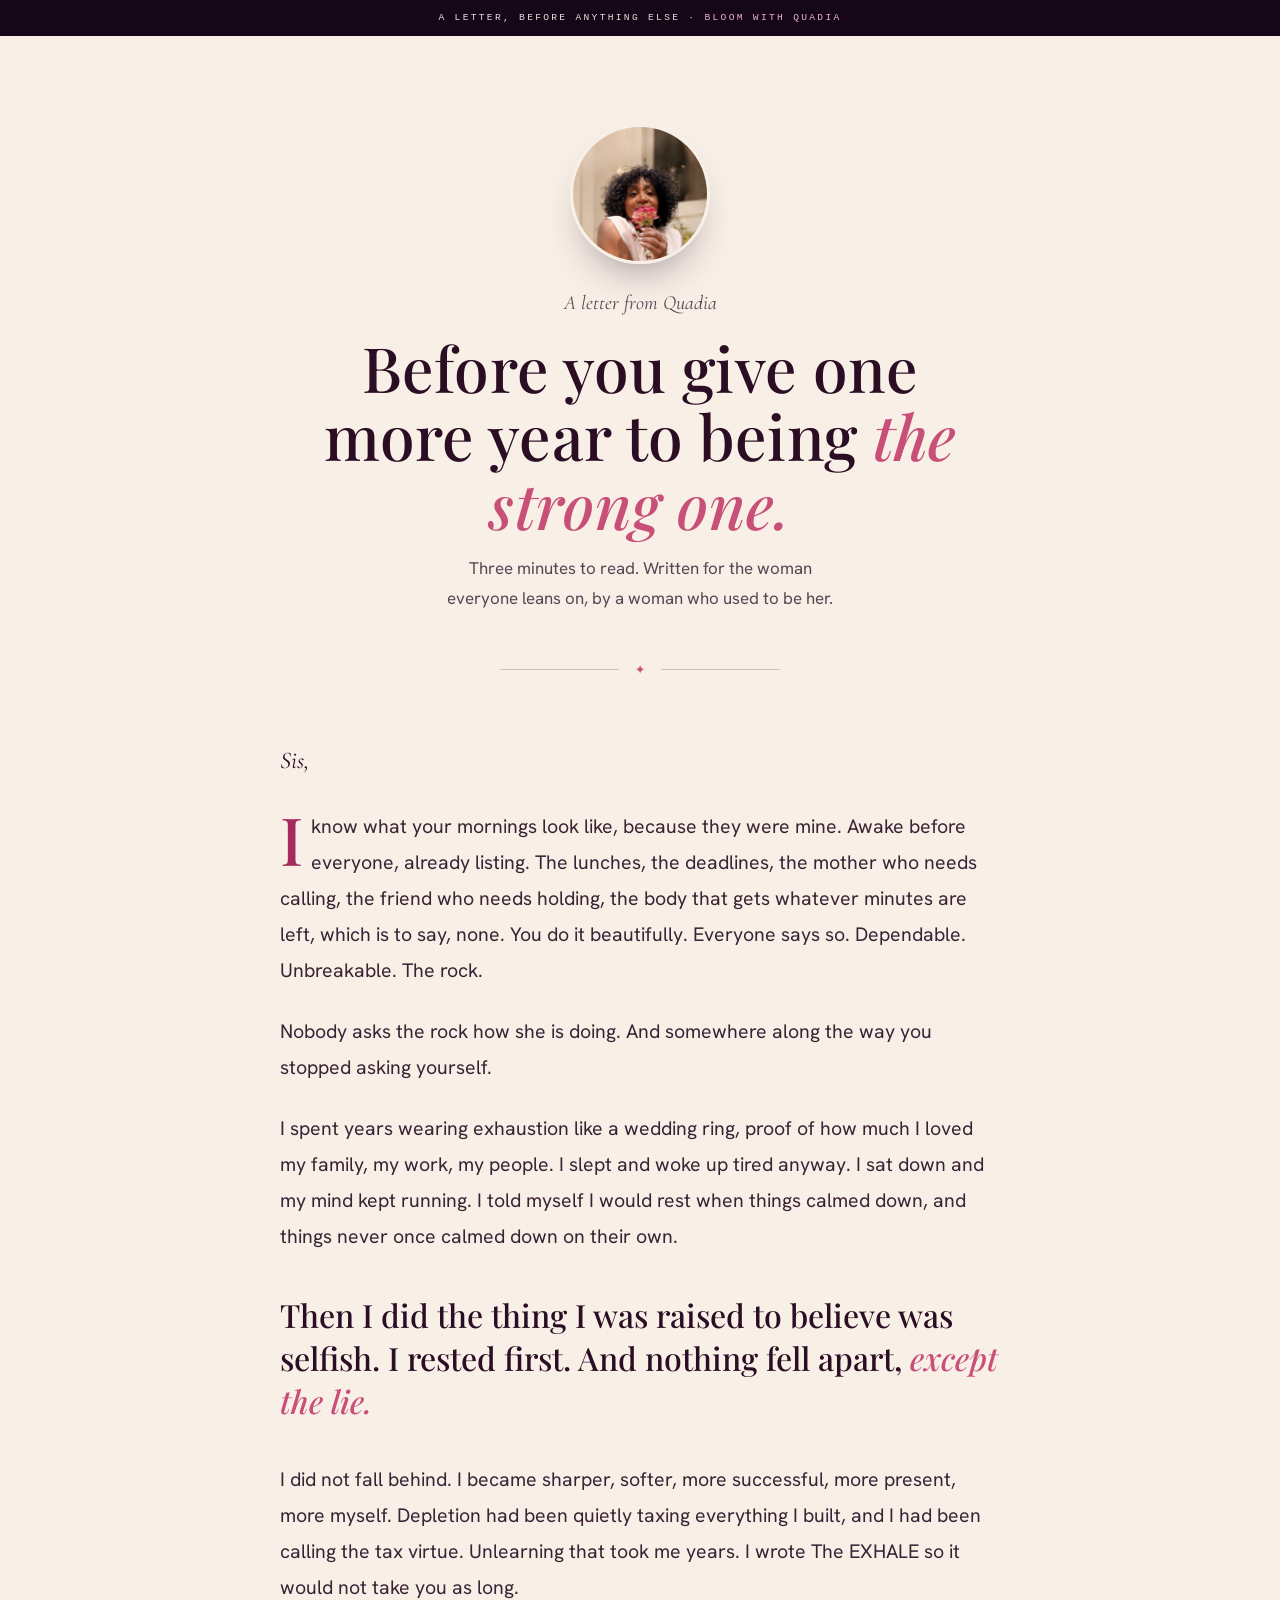
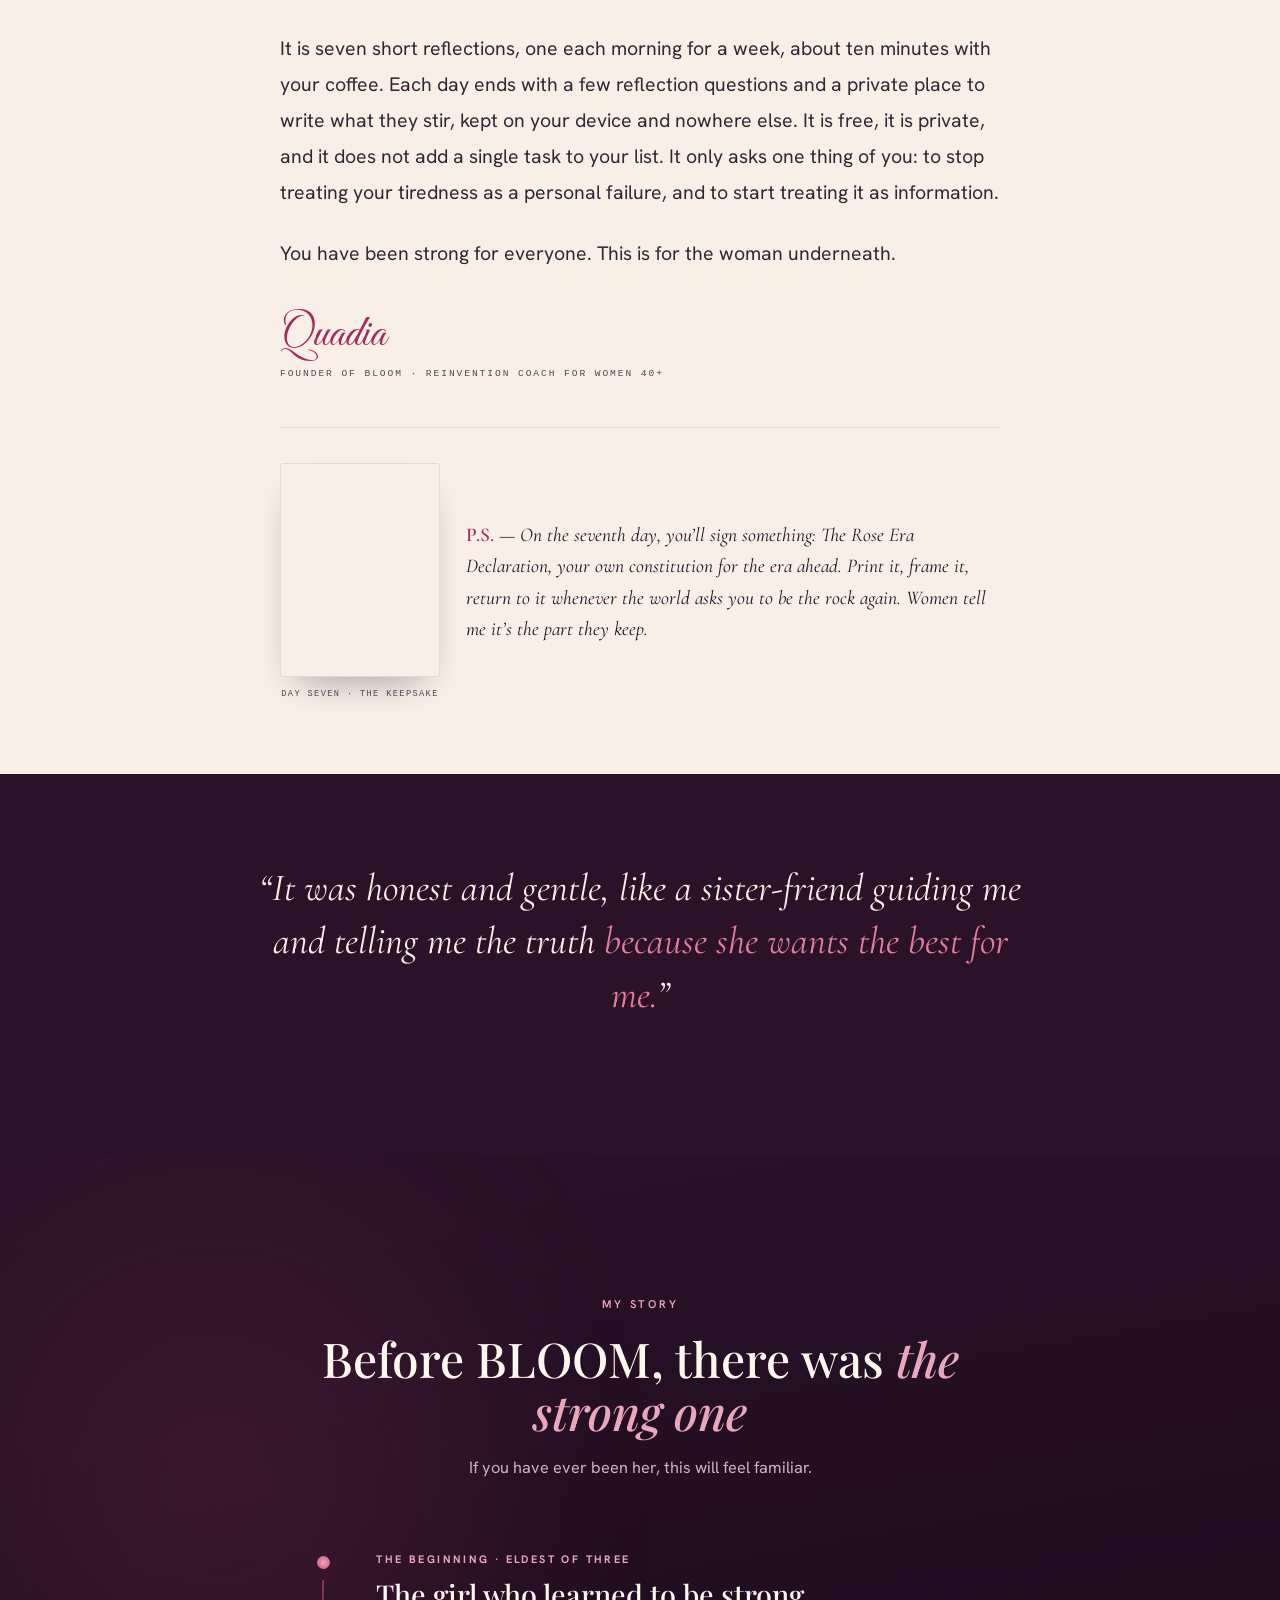
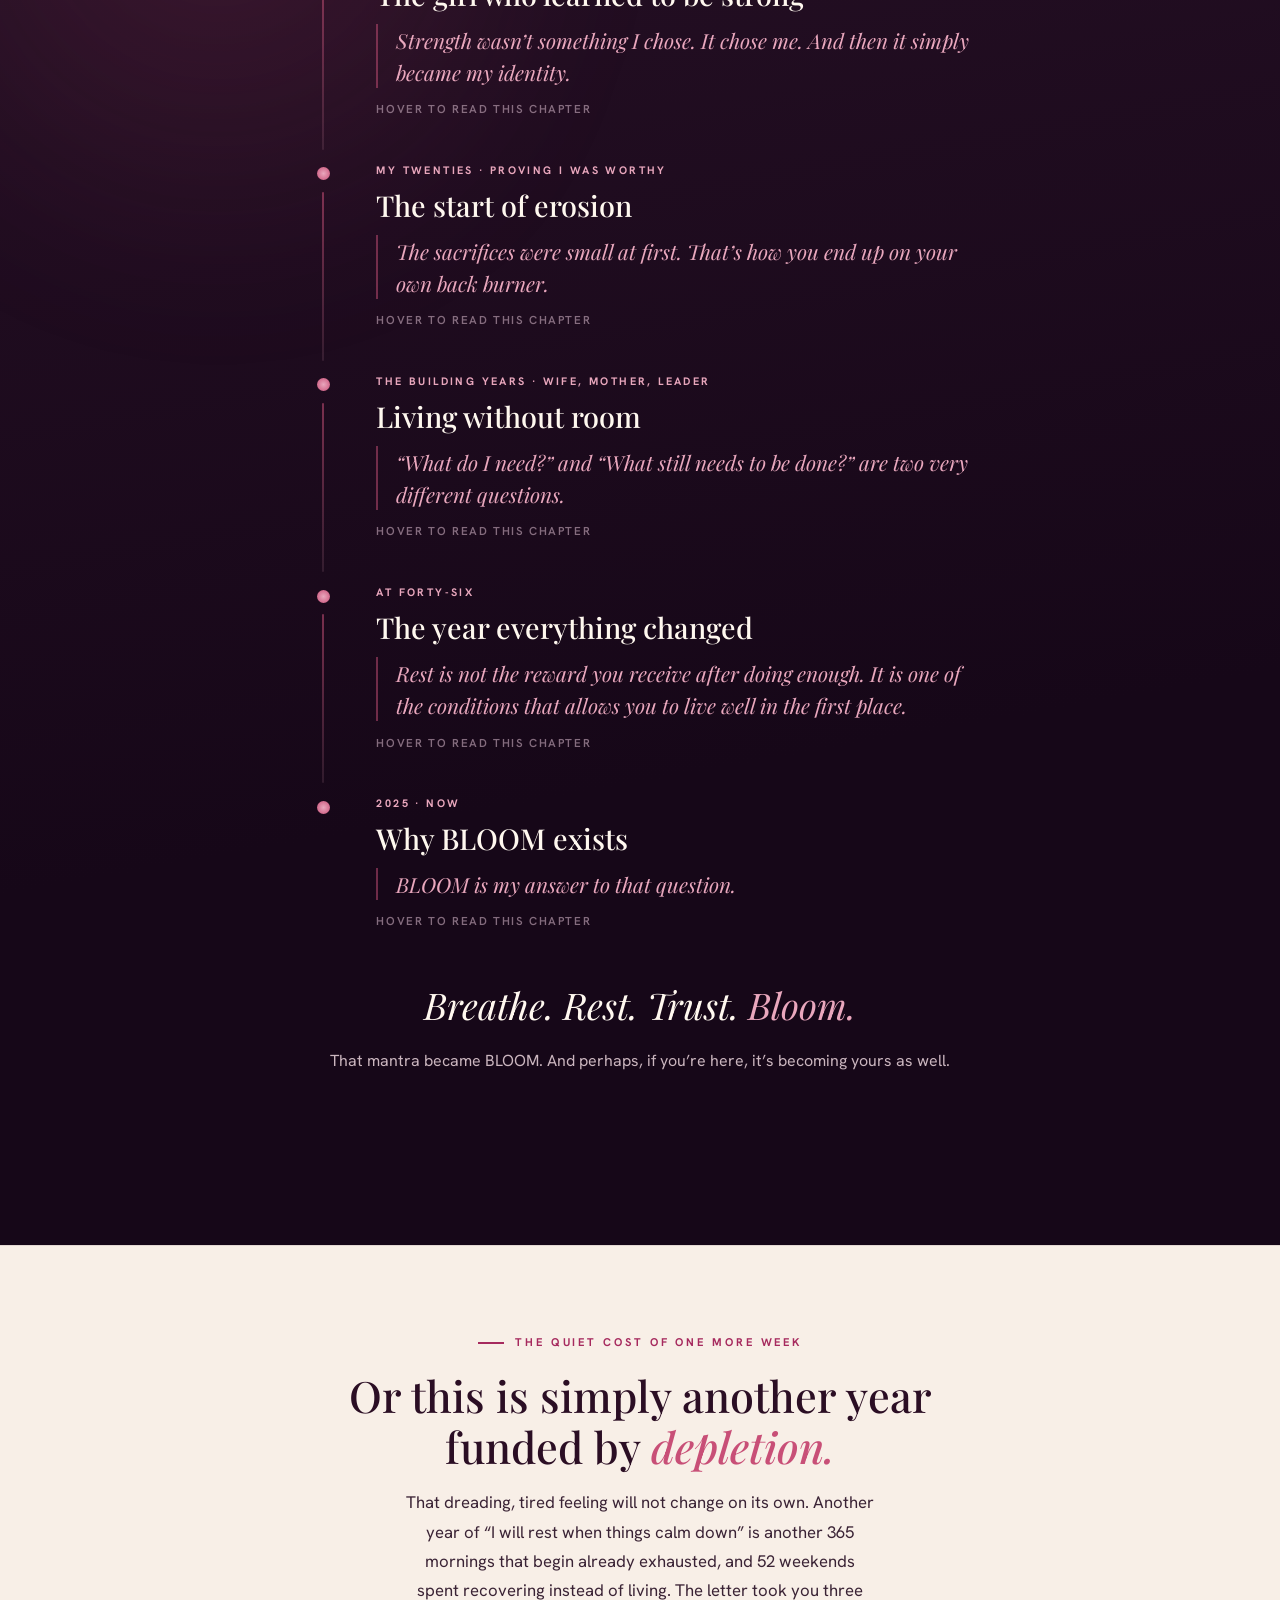
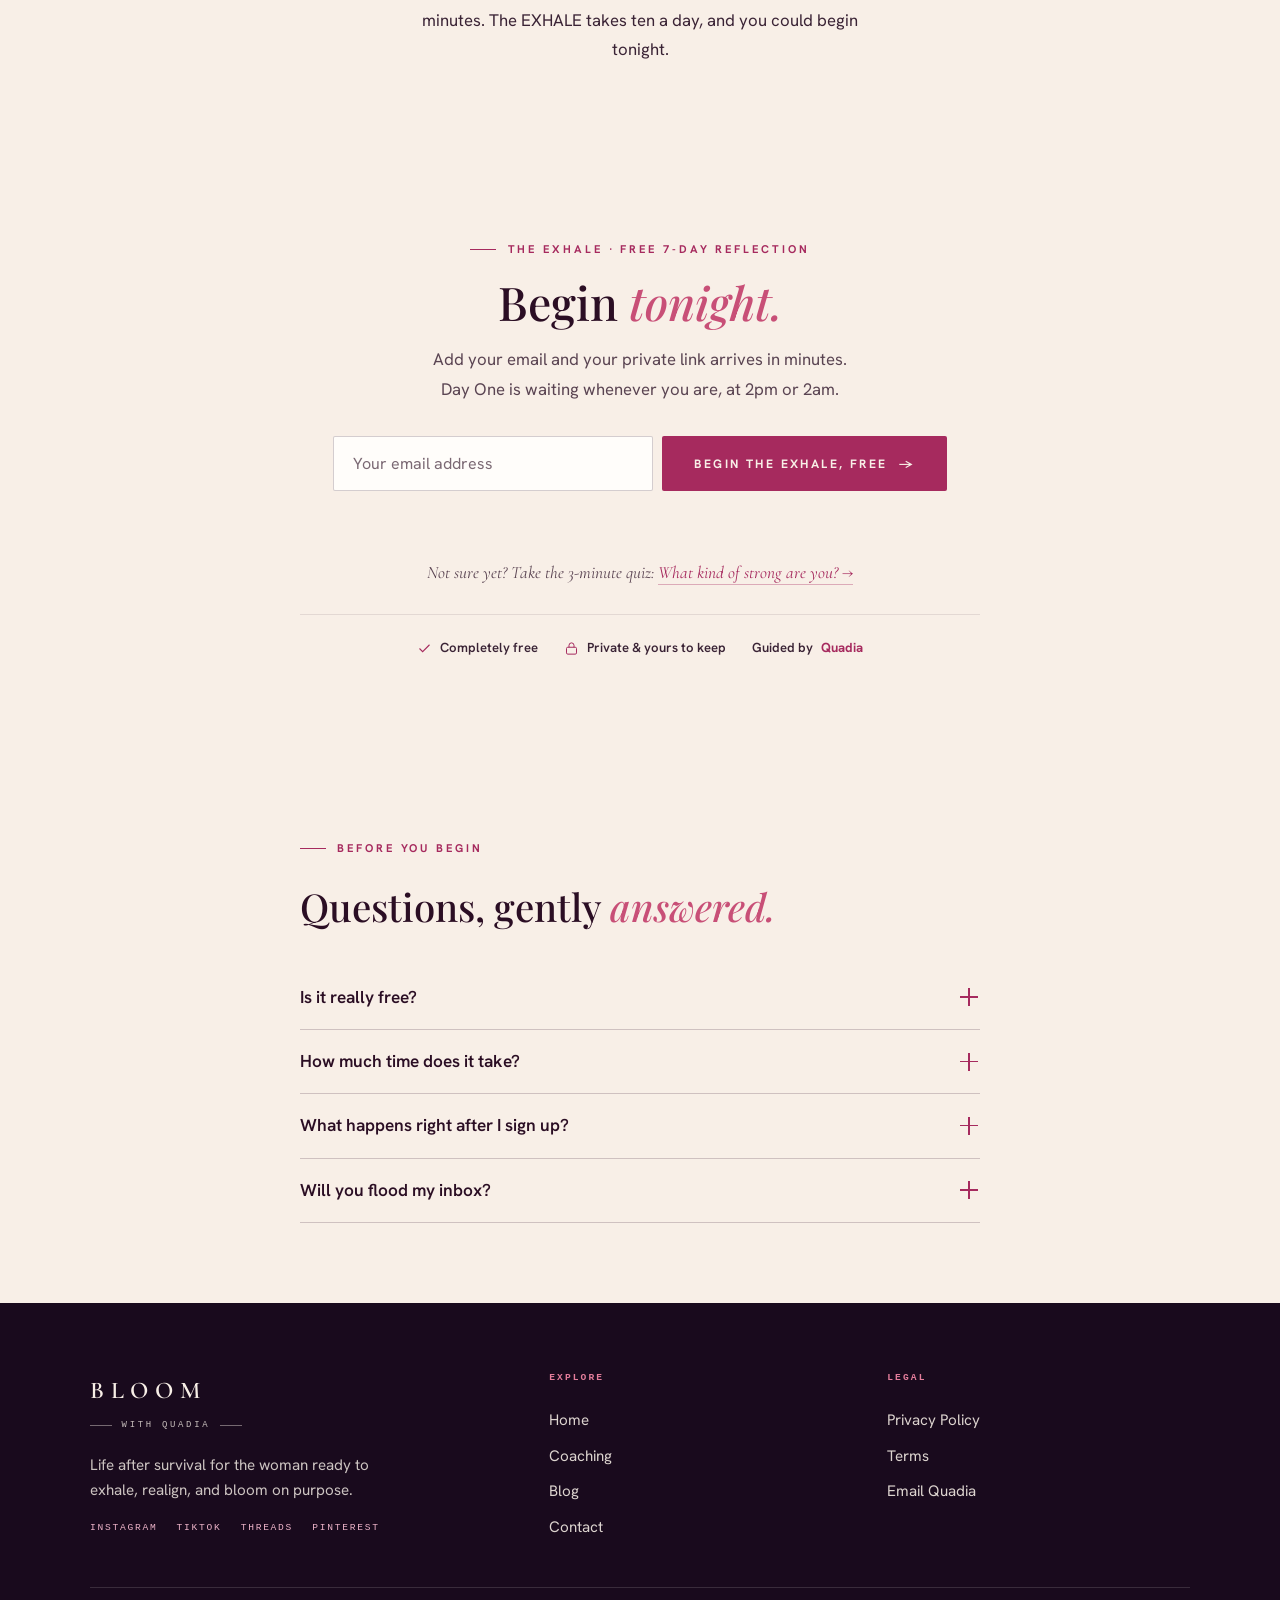
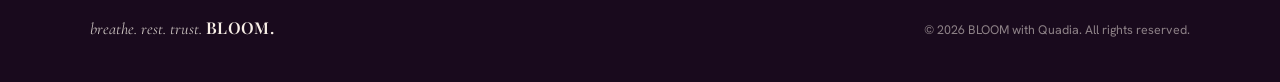
<file: index.html>
<!DOCTYPE html>
<html lang="en">
<head>
<meta charset="UTF-8" />
<meta name="viewport" content="width=device-width, initial-scale=1.0, viewport-fit=cover" />
<title>A letter from Quadia · The EXHALE | BLOOM with Quadia</title>
<meta name="description" content="A letter from Quadia, for the woman who has been strong for everyone else. The EXHALE is a free, private 7-day guided reflection. Begin tonight." />

<link rel="preconnect" href="https://fonts.googleapis.com" />
<link rel="preconnect" href="https://fonts.gstatic.com" crossorigin />
<link href="https://fonts.googleapis.com/css2?family=Playfair+Display:ital,wght@0,400;0,500;0,600;1,400;1,500&family=Cormorant+Garamond:ital,wght@0,500;0,600;1,500&family=Great+Vibes&family=Hanken+Grotesk:wght@400;500;600;700&display=swap" rel="stylesheet" />
<link rel="preload" as="image" href="quadia-byline.png" fetchpriority="high" />

<style>
  :root{
    --ivory:#F8EFE7; --ivory-2:#F8EFE7; --paper:#F8EFE7;
    --oxblood:#A62A5E; --oxblood-2:#7E1F48;
    --noir:#2A1228; --noir-2:#160718;
    --rose:#C84F77; --rose-2:#E37D9B; --blush:#ECB3C8;
    --ink:#2B0E24; --ink-body:#3A2335; --ink-mute:#5A4452;
    --line:rgba(43,14,36,0.2); --line-soft:rgba(43,14,36,0.1);
    --serif:"Playfair Display", Georgia, serif;
    --quote:"Cormorant Garamond", Georgia, serif;
    --sans:"Hanken Grotesk", system-ui, sans-serif;
    --mono:ui-monospace, "SFMono-Regular", Menlo, monospace;
    --ease:cubic-bezier(0.22,0.61,0.27,1);
  }
  *{ box-sizing:border-box; }
  html{ scroll-behavior:smooth; -webkit-text-size-adjust:100%; }
  body{ margin:0; font-family:var(--sans); font-size:1.14rem; line-height:1.75; color:var(--ink-body);
    background:var(--ivory); -webkit-font-smoothing:antialiased; }
  img{ max-width:100%; display:block; }
  a{ color:var(--oxblood); text-decoration:none; }
  a:hover{ color:var(--oxblood-2); }
  em{ font-style:italic; color:var(--rose); }

  .kicker{ font-family:var(--sans); font-weight:700; font-size:.7rem; letter-spacing:.26em;
    text-transform:uppercase; color:var(--oxblood); display:inline-flex; align-items:center; gap:.7rem; }
  .kicker::before{ content:""; width:26px; height:1.5px; background:currentColor; flex:none; }

  /* ---------- MASTHEAD ---------- */
  .mh{ background:var(--noir-2); color:rgba(255,248,239,.9); text-align:center; font-family:var(--mono);
    font-size:.6rem; letter-spacing:.24em; text-transform:uppercase; padding:.6rem 1rem; }
  .mh b{ color:var(--blush); font-weight:400; }

  /* ---------- BYLINE HERO ---------- */
  .byline{ background:var(--ivory); padding:clamp(3rem,7vw,5.5rem) 0 0; }
  .wrap{ width:min(720px, calc(100% - 2.8rem)); margin-inline:auto; }
  .byline-head{ text-align:center; }
  .byline-head .portrait{ width:clamp(108px,16vw,140px); height:clamp(108px,16vw,140px); border-radius:50%;
    object-fit:cover; object-position:50% 42%; margin:0 auto 1.4rem; border:3px solid var(--paper);
    box-shadow:0 22px 44px -22px rgba(22,7,24,.5); }
  .byline-head .from{ font-family:var(--quote); font-style:italic; font-size:1.25rem; color:var(--ink-mute); }
  .byline-head h1{ font-family:var(--serif); font-weight:500; font-size:clamp(2.3rem,6.4vw,3.9rem);
    line-height:1.1; letter-spacing:.005em; color:var(--ink); margin:.7rem 0 1rem; }
  .byline-head h1 em{ font-style:italic; color:var(--rose); }
  .byline-head .dek{ font-size:1.06rem; color:var(--ink-mute); max-width:44ch; margin:0 auto; }
  .byline-rule{ display:flex; align-items:center; gap:1rem; margin:clamp(2rem,4vw,2.8rem) auto 0; max-width:280px; }
  .byline-rule::before,.byline-rule::after{ content:""; height:1px; background:var(--line); flex:1; }
  .byline-rule span{ color:var(--rose); font-size:.8rem; }

  /* ---------- LETTER ---------- */
  .letter{ padding:clamp(2.4rem,5vw,3.6rem) 0 clamp(3rem,6vw,4.5rem); }
  .letter p{ margin:0 0 1.55rem; font-size:clamp(1.12rem,1.6vw,1.22rem); line-height:1.85; }
  .letter p.salutation{ font-family:var(--quote); font-style:italic; font-size:1.5rem; color:var(--ink); }
  .letter .drop::first-letter{ font-family:var(--serif); font-weight:500; font-size:3.4em; line-height:.78;
    float:left; padding:.08em .12em 0 0; color:var(--oxblood); }
  .letter .keyline{ font-family:var(--serif); font-weight:500; font-size:clamp(1.5rem,3vw,2rem); line-height:1.35;
    color:var(--ink); margin:2.4rem 0; }
  .letter .keyline em{ color:var(--rose); }
  .letter .sig{ margin-top:2.6rem; }
  .letter .sig .gv{ font-family:"Great Vibes", cursive; font-size:2.8rem; color:var(--oxblood); line-height:1; }
  .letter .sig .st{ font-family:var(--mono); font-size:.6rem; letter-spacing:.2em; text-transform:uppercase;
    color:var(--ink-mute); margin-top:.5rem; }
  .ps{ display:flex; align-items:center; gap:1.6rem; margin-top:2.8rem; padding-top:2.2rem;
    border-top:1px solid var(--line-soft); }
  .ps .ps-media{ flex:none; width:clamp(120px,18vw,160px); }
  .ps .ps-media img{ width:100%; border:1px solid var(--line-soft); border-radius:3px;
    box-shadow:0 18px 36px -20px rgba(22,7,24,.45); }
  .ps .ps-media figcaption{ font-family:var(--mono); font-size:.54rem; letter-spacing:.16em;
    text-transform:uppercase; color:var(--ink-mute); margin-top:.6rem; text-align:center; }
  .ps .ps-body{ font-family:var(--quote); font-style:italic; font-size:1.22rem; line-height:1.6;
    color:var(--ink); margin:0; }
  .ps .ps-body b{ font-style:normal; font-weight:600; color:var(--oxblood); }
  @media (max-width:540px){ .ps{ flex-direction:row; align-items:flex-start; } .ps .ps-media{ width:104px; } }

  /* ---------- PULL QUOTE ---------- */
  .pullq{ background:var(--noir); color:var(--paper); padding:clamp(3.6rem,8vw,5.5rem) 0; text-align:center; }
  .pullq .wrap{ width:min(780px, calc(100% - 2.8rem)); }
  .pullq p{ font-family:var(--quote); font-style:italic; font-size:clamp(1.6rem,3.6vw,2.4rem); line-height:1.4;
    margin:0; color:var(--paper); }
  .pullq p em{ color:var(--rose-2); }
  .pullq cite{ display:block; font-family:var(--mono); font-style:normal; font-size:.64rem; letter-spacing:.22em;
    text-transform:uppercase; color:var(--rose-2); margin-top:1.6rem; }

  /* ---------- URGENCY ---------- */
  .cost{ background:var(--ivory); border-top:1px solid var(--line-soft);
    padding:clamp(3.2rem,7vw,4.8rem) 0; }
  .cost .wrap{ width:min(680px, calc(100% - 2.8rem)); text-align:center; }
  .cost h2{ font-family:var(--serif); font-weight:500; font-size:clamp(1.8rem,4.6vw,2.7rem); line-height:1.16;
    color:var(--ink); margin:1rem 0 1.1rem; }
  .cost h2 em{ font-style:italic; color:var(--rose); }
  .cost p{ color:var(--ink-body); font-size:1.05rem; max-width:52ch; margin:0 auto; }

  /* ---------- THE ASK ---------- */
  .ask{ padding:clamp(3.6rem,8vw,5.5rem) 0; background:var(--ivory); }
  .ask .wrap{ width:min(680px, calc(100% - 2.8rem)); text-align:center; }
  .ask h2{ font-family:var(--serif); font-weight:500; font-size:clamp(1.9rem,5vw,2.9rem); line-height:1.12;
    color:var(--ink); margin:1rem 0 1rem; }
  .ask h2 em{ font-style:italic; color:var(--rose); }
  .ask .lead{ color:var(--ink-mute); font-size:1.05rem; max-width:46ch; margin:0 auto 2rem; }
  .signup{ display:flex; gap:.6rem; justify-content:center; flex-wrap:wrap; }
  .signup input[type="email"]{ flex:0 1 320px; min-width:0; border:1.5px solid var(--line); background:#FFFDFa;
    border-radius:2px; padding:1rem 1.2rem; font-family:var(--sans); font-size:1rem; color:var(--ink); outline:none;
    transition:border-color .25s, box-shadow .25s; }
  .signup input[type="email"]:focus{ border-color:var(--oxblood); box-shadow:0 0 0 3px rgba(166,42,94,.14); }
  .signup input::placeholder{ color:var(--ink-mute); opacity:.8; }
  .btn{ border:none; cursor:pointer; display:inline-flex; align-items:center; gap:.7rem; padding:1rem 2rem;
    border-radius:2px; font-family:var(--sans); font-size:.76rem; font-weight:700; letter-spacing:.2em;
    text-transform:uppercase; background:var(--oxblood); color:var(--paper);
    transition:background .35s var(--ease), transform .35s var(--ease); }
  .btn:hover{ background:var(--oxblood-2); transform:translateY(-2px); }
  .btn .arr{ transition:transform .3s var(--ease); }
  .btn:hover .arr{ transform:translateX(4px); }
  .form-note{ font-size:.9rem; color:var(--ink-mute); margin:1.1rem 0 0; }
  .form-note b{ color:var(--oxblood); }
  .quiz-hatch{ font-family:var(--quote); font-style:italic; font-size:1.08rem; color:var(--ink-mute); margin:1.5rem 0 0; }
  .quiz-hatch a{ color:var(--oxblood); border-bottom:1px solid rgba(166,42,94,.35); padding-bottom:1px;
    transition:color .25s, border-color .25s; }
  .quiz-hatch a:hover{ color:var(--oxblood-2); border-color:var(--oxblood-2); }
  .trust{ display:flex; justify-content:center; flex-wrap:wrap; gap:.5rem 1.6rem; margin-top:1.6rem;
    padding-top:1.4rem; border-top:1px solid var(--line-soft); }
  .trust span{ display:inline-flex; align-items:center; gap:.5rem; font-size:.82rem; font-weight:600; color:var(--ink-body); }
  .trust svg{ width:15px; height:15px; color:var(--oxblood); flex:none; }

  /* ---------- FAQ ---------- */
  .faq{ background:var(--paper); padding:clamp(3.2rem,7vw,5rem) 0; }
  .faq .wrap{ width:min(680px, calc(100% - 2.8rem)); }
  .faq h2{ font-family:var(--serif); font-weight:500; font-size:clamp(1.7rem,4vw,2.4rem); color:var(--ink);
    margin:.8rem 0 1.6rem; }
  .faq h2 em{ font-style:italic; color:var(--rose); }
  details{ border-bottom:1px solid var(--line); }
  summary{ list-style:none; cursor:pointer; display:flex; justify-content:space-between; align-items:center; gap:1.4rem;
    padding:1.25rem 0; font-family:var(--sans); font-weight:600; font-size:1.08rem; color:var(--ink); line-height:1.35; }
  summary::-webkit-details-marker{ display:none; }
  summary .ico{ flex:none; width:22px; height:22px; position:relative; }
  summary .ico::before, summary .ico::after{ content:""; position:absolute; background:var(--oxblood); transition:transform .3s var(--ease), opacity .3s var(--ease); }
  summary .ico::before{ top:10px; left:2px; width:18px; height:1.6px; }
  summary .ico::after{ left:10px; top:2px; width:1.6px; height:18px; }
  details[open] .ico::after{ transform:rotate(90deg); opacity:0; }
  details p{ margin:0; padding:0 0 1.4rem; font-size:1rem; line-height:1.7; color:var(--ink-body); max-width:60ch; }

  /* ---------- FOOTER ---------- */
  footer{ background:#190A1D; color:rgba(255,248,239,.72); padding:clamp(2.8rem,6vw,4.2rem) 0 2.4rem; }
  footer .fwrap{ width:min(1100px, calc(100% - 2.8rem)); margin-inline:auto; }
  footer .fgrid{ display:grid; grid-template-columns:1.4fr 1fr 1fr; gap:2.2rem; align-items:start; }
  footer .flock{ font-family:var(--quote); font-weight:600; font-size:1.5rem; letter-spacing:.28em; color:var(--paper); }
  footer .fsub{ display:flex; align-items:center; gap:.6rem; font-family:var(--mono); font-size:.56rem;
    letter-spacing:.3em; text-transform:uppercase; color:rgba(255,248,239,.75); margin-top:.35rem; }
  footer .fsub::before, footer .fsub::after{ content:""; height:1px; width:22px; background:rgba(255,248,239,.4); }
  footer .ftag{ font-size:.95rem; line-height:1.65; color:rgba(255,248,239,.78); margin:1.2rem 0 0; max-width:34ch; }
  footer .fsocial{ display:flex; flex-wrap:wrap; gap:1.2rem; margin-top:1.1rem; }
  footer .fsocial a{ font-family:var(--mono); font-size:.6rem; letter-spacing:.18em; text-transform:uppercase;
    color:var(--blush); }
  footer .fsocial a:hover{ color:var(--paper); }
  footer h4{ font-family:var(--mono); font-weight:700; font-size:.6rem; letter-spacing:.22em; text-transform:uppercase;
    color:var(--rose-2); margin:0 0 1rem; }
  footer .fcol a{ display:block; font-size:.95rem; color:rgba(255,248,239,.85); padding:.28rem 0; width:fit-content; }
  footer .fcol a:hover{ color:var(--paper); }
  footer .fbottom{ display:flex; justify-content:space-between; align-items:baseline; flex-wrap:wrap; gap:.8rem;
    border-top:1px solid rgba(255,248,239,.14); margin-top:2.6rem; padding-top:1.6rem; }
  footer .fcreed{ font-family:var(--quote); font-style:italic; font-size:1.02rem; color:rgba(255,248,239,.78); }
  footer .fcreed b{ font-style:normal; font-family:var(--serif); font-weight:600; color:var(--paper); letter-spacing:.02em; }
  footer .fcopy{ font-family:var(--sans); font-size:.78rem; color:rgba(255,248,239,.5); margin:0; }
  @media (max-width:720px){ footer .fgrid{ grid-template-columns:1fr; gap:1.8rem; } }

  /* ---------- MOBILE STICKY CTA ---------- */
  .m-cta{ position:fixed; inset:auto 0 0 0; z-index:80; background:rgba(22,7,24,.97);
    -webkit-backdrop-filter:blur(8px); backdrop-filter:blur(8px); }
  .m-cta a{ display:block; text-align:center; color:var(--paper); font-size:.72rem; font-weight:700;
    letter-spacing:.2em; text-transform:uppercase; padding:1.1rem; }

  @media (min-width:700px){ .m-cta{ display:none; } }

  /* ---------- SCROLL REVEAL ---------- */
  .reveal{ opacity:0; transform:translateY(20px);
    transition:opacity .85s cubic-bezier(0.16,1,0.3,1), transform .95s cubic-bezier(0.16,1,0.3,1); }
  .reveal.in{ opacity:1; transform:none; }

  @media (max-width:600px){
    body{ font-size:1.06rem; }
    .signup{ flex-direction:column; }
    .signup input[type="email"], .signup .btn{ width:100%; justify-content:center; }
  }
  @media (prefers-reduced-motion: reduce){ html{ scroll-behavior:auto; } .btn:hover{ transform:none; }
    .reveal{ opacity:1 !important; transform:none !important; transition:none !important; } }
</style>
</head>
<body>

  <div class="mh">A letter, before anything else <b>· BLOOM with Quadia</b></div>

  <!-- ============ BYLINE ============ -->
  <header class="byline">
    <div class="wrap byline-head">
      <img class="portrait" src="quadia-byline.png" alt="Quadia, founder of BLOOM, holding a rose" fetchpriority="high" />
      <div class="from">A letter from Quadia</div>
      <h1>Before you give one more year to being <em>the strong one.</em></h1>
      <p class="dek">Three minutes to read. Written for the woman everyone leans on, by a woman who used to be her.</p>
      <div class="byline-rule"><span>&#10022;</span></div>
    </div>
  </header>

  <!-- ============ THE LETTER ============ -->
  <main class="letter">
    <div class="wrap">
      <p class="salutation">Sis,</p>

      <p class="drop">I know what your mornings look like, because they were mine. Awake before everyone, already listing. The lunches, the deadlines, the mother who needs calling, the friend who needs holding, the body that gets whatever minutes are left, which is to say, none. You do it beautifully. Everyone says so. Dependable. Unbreakable. The rock.</p>

      <p>Nobody asks the rock how she is doing. And somewhere along the way you stopped asking yourself.</p>

      <p>I spent years wearing exhaustion like a wedding ring, proof of how much I loved my family, my work, my people. I slept and woke up tired anyway. I sat down and my mind kept running. I told myself I would rest when things calmed down, and things never once calmed down on their own.</p>

      <p class="keyline">Then I did the thing I was raised to believe was selfish. I rested first. And nothing fell apart, <em>except the lie.</em></p>

      <p>I did not fall behind. I became sharper, softer, more successful, more present, more myself. Depletion had been quietly taxing everything I built, and I had been calling the tax virtue. Unlearning that took me years. I wrote The EXHALE so it would not take you as long.</p>

      <p>It is seven short reflections, one each morning for a week, about ten minutes with your coffee. Each day ends with a few reflection questions and a private place to write what they stir, kept on your device and nowhere else. It is free, it is private, and it does not add a single task to your list. It only asks one thing of you: to stop treating your tiredness as a personal failure, and to start treating it as information.</p>

      <p>You have been strong for everyone. This is for the woman underneath.</p>

      <div class="sig">
        <div class="gv">Quadia</div>
        <div class="st">Founder of BLOOM &middot; Reinvention coach for women 40+</div>
      </div>

      <div class="ps">
        <figure class="ps-media" style="margin:0">
          <img src="exhale-declaration.png" alt="The Rose Era Declaration, a signed keepsake" loading="lazy" decoding="async" />
          <figcaption>Day seven &middot; The keepsake</figcaption>
        </figure>
        <p class="ps-body"><b>P.S.</b> &mdash; On the seventh day, you&rsquo;ll sign something: The Rose Era Declaration, your own constitution for the era ahead. Print it, frame it, return to it whenever the world asks you to be the rock again. Women tell me it&rsquo;s the part they keep.</p>
      </div>
    </div>
  </main>

  <!-- ============ PULL QUOTE ============ -->
  <section class="pullq">
    <div class="wrap">
      <p>&ldquo;It was honest and gentle, like a sister-friend guiding me and telling me the truth <em>because she wants the best for me.</em>&rdquo;</p>
      <cite>Michelle, 56 &middot; on The EXHALE</cite>
    </div>
  </section>


  <!-- ===== MY STORY TIMELINE (standalone embed) =====
Requires fonts (skip if your page already loads them):
<link href="https://fonts.googleapis.com/css2?family=Playfair+Display:ital,wght@0,400;0,500;1,400&family=Hanken+Grotesk:wght@400;600;700&display=swap" rel="stylesheet">
-->
<style>
  #story{position:relative;overflow:hidden;background:linear-gradient(170deg,#2a1228,#160718 70%);color:#f3e7df;padding:clamp(5.5rem,11vw,9rem) 0;font-family:'Hanken Grotesk',sans-serif;}
  #story .st-wrap{position:relative;z-index:1;width:100%;max-width:760px;margin:0 auto;padding:0 clamp(1.4rem,5vw,3rem);}
  #story .st-glow{position:absolute;top:-10%;left:-8%;width:50%;height:60%;border-radius:50%;background:radial-gradient(circle,rgba(200,79,119,.16),transparent 68%);filter:blur(70px);pointer-events:none;}
  #story .st-eyebrow{text-align:center;font-size:.7rem;letter-spacing:.24em;text-transform:uppercase;color:#e9a7bd;font-weight:600;margin:0 0 1.1rem;}
  #story h2{text-align:center;font-family:'Playfair Display',serif;font-weight:500;font-size:clamp(2rem,4vw,3rem);line-height:1.1;color:#fff8ef;margin:0 0 1rem;}
  #story h2 em{font-style:italic;color:#e9a7bd;}
  #story .st-sub{text-align:center;color:#cbb6bf;font-size:1.02rem;max-width:32rem;margin:0 auto clamp(3rem,6vw,4.2rem);}
  #story .st-chapter{display:grid;grid-template-columns:30px 1fr;gap:clamp(1.2rem,3.5vw,2.4rem);}
  #story .st-rail{display:flex;flex-direction:column;align-items:center;}
  #story .st-dot{width:13px;height:13px;border-radius:50%;background:radial-gradient(circle,#e9a7bd,#c84f77);margin-top:.4rem;animation:stRing 3.2s ease-in-out 1s infinite;}
  #story .st-line{flex:1;width:2px;border-radius:2px;background:linear-gradient(180deg,rgba(200,79,119,.55),rgba(233,167,189,.12));margin:.7rem 0;}
  #story .st-body{padding-bottom:clamp(1.8rem,3.5vw,2.6rem);cursor:pointer;}
  #story .st-era{font-size:.68rem;letter-spacing:.22em;text-transform:uppercase;color:#e9a7bd;font-weight:700;margin:0 0 .55rem;}
  #story h3{font-family:'Playfair Display',serif;font-weight:500;font-size:clamp(1.35rem,2.4vw,1.8rem);line-height:1.15;color:#fff8ef;margin:0 0 .8rem;}
  #story .st-pull{font-family:'Playfair Display',serif;font-style:italic;font-size:clamp(1.1rem,1.9vw,1.3rem);line-height:1.55;color:#e9a7bd;margin:0;padding-left:1.1rem;border-left:2px solid rgba(200,79,119,.5);}
  #story .st-more{max-height:0;opacity:0;overflow:hidden;transition:max-height .7s cubic-bezier(.4,0,.2,1),opacity .55s ease;}
  #story .st-chapter.is-open .st-more{max-height:60rem;opacity:1;}
  #story .st-more-inner{display:flex;flex-direction:column;gap:.9rem;padding:1.2rem 0 .2rem 1.1rem;border-left:2px solid rgba(233,167,189,.18);}
  #story .st-more-inner p{color:#d9c7cf;font-size:1rem;line-height:1.8;margin:0;}
  #story .st-hint{font-size:.72rem;letter-spacing:.14em;text-transform:uppercase;color:#a98ea0;font-weight:600;margin:.7rem 0 0;transition:opacity .4s ease;opacity:.75;}
  #story .st-chapter.is-open .st-hint{opacity:0;}
  #story .st-mantra{text-align:center;font-family:'Playfair Display',serif;font-style:italic;font-size:clamp(1.6rem,3vw,2.3rem);color:#fff8ef;margin:0 0 .6rem;}
  #story .st-mantra span:last-child{color:#e9a7bd;}
  #story .st-outro{text-align:center;color:#cbb6bf;font-size:1rem;margin:0 0 1.8rem;}
  #story .st-cta{display:inline-flex;align-items:center;gap:.6rem;padding:1.05rem 2.2rem;background:transparent;color:#e9a7bd;border:1px solid rgba(233,167,189,.45);border-radius:3px;font-size:.76rem;font-weight:700;letter-spacing:.12em;text-transform:uppercase;text-decoration:none;transition:background .25s ease,border-color .25s ease;}
  #story .st-cta:hover{background:rgba(200,79,119,.12);border-color:#e9a7bd;}
  #story .st-reveal{opacity:0;transform:translateY(30px);transition:opacity .8s ease,transform .8s ease;}
  #story .st-reveal.in{opacity:1;transform:none;}
  @keyframes stRing{0%,100%{box-shadow:0 0 0 0 rgba(200,79,119,.35);}50%{box-shadow:0 0 0 9px rgba(200,79,119,0);}}
  @media (prefers-reduced-motion: reduce){#story *{animation:none!important;transition:none!important;}#story .st-reveal{opacity:1;transform:none;}}
</style>

<section id="story">
  <div class="st-glow"></div>
  <div class="st-wrap">
    <p class="st-eyebrow st-reveal">My story</p>
    <h2 class="st-reveal">Before BLOOM, there was <em>the strong one</em></h2>
    <p class="st-sub st-reveal">If you have ever been her, this will feel familiar.</p>

    <div class="st-chapter st-reveal">
      <div class="st-rail"><span class="st-dot"></span><span class="st-line"></span></div>
      <div class="st-body">
        <p class="st-era">The beginning &middot; eldest of three</p>
        <h3>The girl who learned to be strong</h3>
        <p class="st-pull">Strength wasn&rsquo;t something I chose. It chose me. And then it simply became my identity.</p>
        <div class="st-more"><div class="st-more-inner">
          <p>I was born the eldest of three children, and although I didn&rsquo;t know it then, from an early age I began to learn the role that would shape much of my life. Responsibility arrived early. Taking care of my brother while my mom worked at night. Chaperoning my sister&rsquo;s field trips. I became the one who noticed what needed to be done, who stepped in before someone had to ask, and who quietly learned that being dependable was something to be proud of.</p>
          <p>Over time, I stopped distinguishing between who I was and who I needed to be. The strong one. The one who could handle it. The one people called on. That lesson followed me into adulthood.</p>
        </div></div>
        <p class="st-hint">Hover to read this chapter</p>
      </div>
    </div>

    <div class="st-chapter st-reveal">
      <div class="st-rail"><span class="st-dot"></span><span class="st-line"></span></div>
      <div class="st-body">
        <p class="st-era">My twenties &middot; proving I was worthy</p>
        <h3>The start of erosion</h3>
        <p class="st-pull">The sacrifices were small at first. That&rsquo;s how you end up on your own back burner.</p>
        <div class="st-more"><div class="st-more-inner">
          <p>Like many Black women, I was determined to break generational patterns, to prove I was worthy. I worked. Then I worked through school. I joined Public Allies, led programs that helped women, and put in 80-hour weeks because I thought that&rsquo;s what a strong woman does. I was making more money than older family members, so when they asked, I gave. Sacrifice yourself for the sake of others &mdash; that&rsquo;s what strong women do.</p>
          <p>From the outside, my life looked successful, and in many ways it was. I travelled. I dressed up. I was doing me. But somewhere along the way, my own needs started quietly slipping to the bottom of the list. Not getting dressed for holidays because I was &ldquo;cooking all day.&rdquo; Staying later than my co-workers. Letting others convince me otherwise when I said no. A skipped meal. Working through exhaustion. Believing rest could wait until everything else was finished.</p>
          <p>The problem is that everything is never finished.</p>
        </div></div>
        <p class="st-hint">Hover to read this chapter</p>
      </div>
    </div>

    <div class="st-chapter st-reveal">
      <div class="st-rail"><span class="st-dot"></span><span class="st-line"></span></div>
      <div class="st-body">
        <p class="st-era">The building years &middot; wife, mother, leader</p>
        <h3>Living without room</h3>
        <p class="st-pull">&ldquo;What do I need?&rdquo; and &ldquo;What still needs to be done?&rdquo; are two very different questions.</p>
        <div class="st-more"><div class="st-more-inner">
          <p>Responsibilities multiplied, and so did my capacity to meet them. What didn&rsquo;t grow was the space I had left for myself. I married. I became a mother. I pursued higher education &mdash; as a Black woman, you gotta get that degree. I built a meaningful career and became exceptionally skilled at caring for everyone and everything entrusted to me. Family. Work. Leadership. Community.</p>
          <p>I stopped asking &ldquo;What do I need?&rdquo; and started asking &ldquo;What still needs to be done?&rdquo; Eventually I looked around at the life I had built and admitted something difficult: I was tired. I was dependable, I could be counted on and called on, and I had created a life that looked good &mdash; but I was tired. Doomscrolling became my getaway, especially at night. Rest was needed, but not welcomed.</p>
        </div></div>
        <p class="st-hint">Hover to read this chapter</p>
      </div>
    </div>

    <div class="st-chapter st-reveal">
      <div class="st-rail"><span class="st-dot"></span><span class="st-line"></span></div>
      <div class="st-body">
        <p class="st-era">At forty-six</p>
        <h3>The year everything changed</h3>
        <p class="st-pull">Rest is not the reward you receive after doing enough. It is one of the conditions that allows you to live well in the first place.</p>
        <div class="st-more"><div class="st-more-inner">
          <p>At forty-six, I made a decision that would eventually become the foundation of BLOOM. I gave myself permission to stop operating on autopilot. Not because I wanted less from life. Because I wanted more from it.</p>
          <p>I spent two years getting back to myself. I became curious about why I felt chronically depleted despite doing everything a successful woman is supposed to do. I studied the nervous system, behavior, rest, stress, attention, identity, and the ways Black women are taught to be &ldquo;the strong one.&rdquo; I experimented with new rhythms: quieter mornings, healthier food, movement, hydration, prayer, reflection, and breath practices. Little by little, I discovered something I had never been taught.</p>
        </div></div>
        <p class="st-hint">Hover to read this chapter</p>
      </div>
    </div>

    <div class="st-chapter st-reveal">
      <div class="st-rail"><span class="st-dot"></span></div>
      <div class="st-body">
        <p class="st-era">2025 &middot; now</p>
        <h3>Why BLOOM exists</h3>
        <p class="st-pull">BLOOM is my answer to that question.</p>
        <div class="st-more"><div class="st-more-inner">
          <p>In 2025, I returned from a two-week vacation and asked myself: how can vacation Quadia become everyday Quadia? Vacation felt like an escape, and that day I decided I wanted a life I didn&rsquo;t need to escape from. BLOOM was created to help women build lives they no longer need to escape from.</p>
          <p>The practices inside BLOOM are simple, but they are not small. Every exhale creates a little more room. Every moment of rest gives you space. Every act of trust loosens the grip of survival and makes space for choice. I don&rsquo;t believe women need fixing. I believe many of us have spent so many years carrying what life required that we have forgotten to ask whether the life we&rsquo;re carrying still has room for us.</p>
        </div></div>
        <p class="st-hint">Hover to read this chapter</p>
      </div>
    </div>

    <div style="text-align:center;" class="st-reveal">
      <p class="st-mantra"><span>Breathe.</span> <span>Rest.</span> <span>Trust.</span> <span>Bloom.</span></p>
      <p class="st-outro">That mantra became BLOOM. And perhaps, if you&rsquo;re here, it&rsquo;s becoming yours as well.</p>
    
    </div>
  </div>
</section>

<script>
(function(){
  var chapters = document.querySelectorAll('#story .st-chapter');
  chapters.forEach(function(ch){
    var body = ch.querySelector('.st-body');
    body.addEventListener('mouseenter', function(){ ch.classList.add('is-open'); });
    body.addEventListener('mouseleave', function(){ if(!ch.dataset.pinned) ch.classList.remove('is-open'); });
    body.addEventListener('click', function(){
      if(ch.dataset.pinned){ delete ch.dataset.pinned; ch.classList.remove('is-open'); }
      else { ch.dataset.pinned = '1'; ch.classList.add('is-open'); }
    });
  });
  var io = new IntersectionObserver(function(entries){
    entries.forEach(function(e){ if(e.isIntersecting){ e.target.classList.add('in'); io.unobserve(e.target); } });
  }, {threshold:.12});
  document.querySelectorAll('#story .st-reveal').forEach(function(el){ io.observe(el); });
})();
</script>

  <!-- ============ THE QUIET COST (urgency) ============ -->
  <section class="cost">
    <div class="wrap">
      <span class="kicker">The quiet cost of one more week</span>
      <h2>Or this is simply another year funded by <em>depletion.</em></h2>
      <p>That dreading, tired feeling will not change on its own. Another year of &ldquo;I will rest when things calm down&rdquo; is another 365 mornings that begin already exhausted, and 52 weekends spent recovering instead of living. The letter took you three minutes. The EXHALE takes ten a day, and you could begin tonight.</p>
    </div>
  </section>

  <!-- ============ THE ASK ============ -->
  <section class="ask" id="begin">
    <div class="wrap">
      <span class="kicker">The EXHALE &middot; Free 7-day reflection</span>
      <h2>Begin <em>tonight.</em></h2>
      <p class="lead">Add your email and your private link arrives in minutes. Day One is waiting whenever you are, at 2pm or 2am.</p>

      <form class="signup ml-subscribe-form ml-subscribe-form-43328577" action="https://assets.mailerlite.com/jsonp/2458368/forms/191920584730347233/subscribe" method="post" target="ml_iframe" data-redirect="thank-you.html" novalidate>
        <input type="email" name="fields[email]" placeholder="Your email address" required aria-label="Your email address" autocomplete="email" />
        <button type="submit" class="btn">Begin the EXHALE, free <span class="arr" aria-hidden="true">&rarr;</span></button>
        <input type="hidden" name="ml-submit" value="1" />
        <input type="hidden" name="anticsrf" value="true" />
      </form>
      <p class="form-note"><b>No card. No spam.</b> Unsubscribing takes one tap.</p>

      <p class="quiz-hatch">Not sure yet? Take the 3-minute quiz: <a href="https://yourexhale.bloomwithquadia.com/quiz.html">What kind of strong are you? &rarr;</a></p>

      <div class="trust">
        <span><svg viewBox="0 0 24 24" fill="none" stroke="currentColor" stroke-width="1.7" aria-hidden="true"><path d="M20 6 9 17l-5-5"/></svg> Completely free</span>
        <span><svg viewBox="0 0 24 24" fill="none" stroke="currentColor" stroke-width="1.6" aria-hidden="true"><rect x="4" y="10" width="16" height="11" rx="2"/><path d="M8 10V7a4 4 0 0 1 8 0v3"/></svg> Private &amp; yours to keep</span>
        <span>Guided by <strong style="color:var(--oxblood)">Quadia</strong></span>
      </div>
    </div>
  </section>

  <!-- ============ FAQ · 4 questions ============ -->
  <section class="faq">
    <div class="wrap">
      <span class="kicker">Before you begin</span>
      <h2>Questions, gently <em>answered.</em></h2>

      <details>
        <summary>Is it really free?<span class="ico" aria-hidden="true"></span></summary>
        <p>Completely. No card, no trial, no catch. The EXHALE is a gift, and your private link arrives by email the moment you sign up.</p>
      </details>
      <details>
        <summary>How much time does it take?<span class="ico" aria-hidden="true"></span></summary>
        <p>About ten minutes a day for seven days, read with your coffee or before bed. Nothing to schedule, nothing to keep up with.</p>
      </details>
      <details>
        <summary>What happens right after I sign up?<span class="ico" aria-hidden="true"></span></summary>
        <p>A welcome email lands instantly with your private link to The EXHALE, a beautiful page that saves to your phone. Then one short companion email each morning for seven days.</p>
      </details>
      <details>
        <summary>Will you flood my inbox?<span class="ico" aria-hidden="true"></span></summary>
        <p>No. The seven daily reflections, then gentle weekly letters. Every email is short and warm, and unsubscribing takes one tap.</p>
      </details>
    </div>
  </section>

  <footer>
    <div class="fwrap">
      <div class="fgrid">
        <div>
          <div class="flock">BLOOM</div>
          <div class="fsub">With Quadia</div>
          <p class="ftag">Life after survival for the woman ready to exhale, realign, and bloom on purpose.</p>
          <div class="fsocial">
            <a href="https://instagram.com/bloomwithquadia">Instagram</a>
            <a href="https://tiktok.com/@bloomwithquadia">TikTok</a>
            <a href="https://threads.net/@bloomwithquadia">Threads</a>
            <a href="https://pinterest.com/bloomwithquadia">Pinterest</a>
          </div>
        </div>
        <div class="fcol">
          <h4>Explore</h4>
          <a href="https://bloomwithquadia.com/">Home</a>
          <a href="https://bloomwithquadia.com/coaching">Coaching</a>
          <a href="https://bloomwithquadia.com/blog">Blog</a>
          <a href="https://bloomwithquadia.com/contact">Contact</a>
        </div>
        <div class="fcol">
          <h4>Legal</h4>
          <a href="https://bloomwithquadia.com/privacy">Privacy Policy</a>
          <a href="https://bloomwithquadia.com/terms">Terms</a>
          <a href="mailto:quadia@bloomwithquadia.com">Email Quadia</a>
        </div>
      </div>
      <div class="fbottom">
        <div class="fcreed">breathe. rest. trust. <b>BLOOM.</b></div>
        <p class="fcopy">&copy; 2026 BLOOM with Quadia. All rights reserved.</p>
      </div>
    </div>
  </footer>

  <div class="m-cta"><a href="#begin">Begin the EXHALE, free</a></div>

  <iframe name="ml_iframe" title="signup" aria-hidden="true" tabindex="-1" style="position:absolute;width:0;height:0;border:0;left:-9999px"></iframe>
  <script>
    document.querySelectorAll('form[data-redirect]').forEach(function(form){
      form.addEventListener('submit', function(){
        setTimeout(function(){ window.location.href = form.getAttribute('data-redirect'); }, 800);
      });
    });

    /* ---- subtle scroll reveal (fade-up, gentle stagger) ---- */
    (function(){
      var els = document.querySelectorAll(
        '.byline-head > *, .letter p, .letter .sig, .letter .ps, .pullq .wrap > *, ' +
        '.cost .wrap > *, .ask .wrap > *, .faq .wrap > *'
      );
      els.forEach(function(el){ el.classList.add('reveal'); });
      if(!('IntersectionObserver' in window)){
        els.forEach(function(el){ el.classList.add('in'); });
        return;
      }
      var pending = [];
      var io = new IntersectionObserver(function(entries){
        entries.forEach(function(e){
          if(e.isIntersecting){
            var el = e.target;
            io.unobserve(el);
            pending.push(el);
            var i = pending.length - 1;
            setTimeout(function(){ el.classList.add('in'); pending = pending.filter(function(x){ return x!==el; }); }, Math.min(i*90, 360));
          }
        });
      }, { rootMargin:'0px 0px -8% 0px', threshold:0.08 });
      els.forEach(function(el){ io.observe(el); });
    })();
  </script>
</body>
</html>
</file>
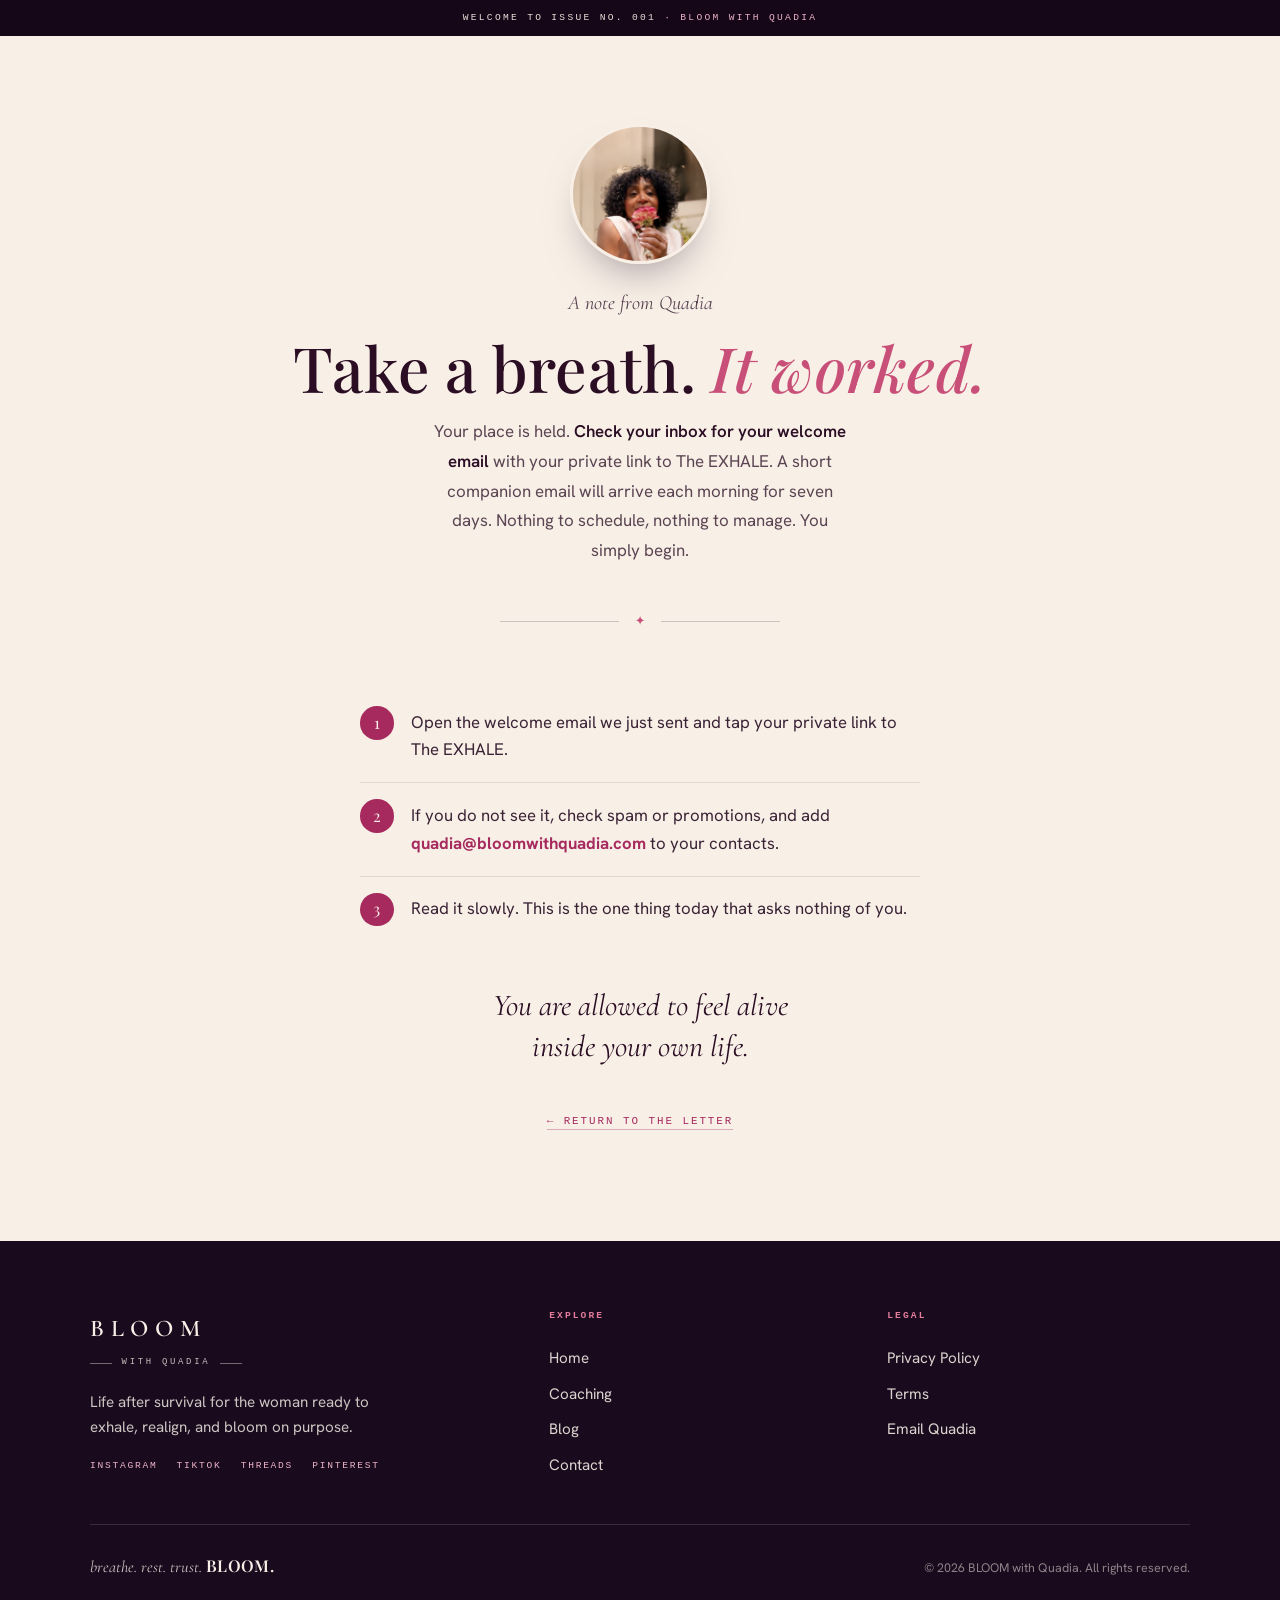
<file: thank-you.html>
<!DOCTYPE html>
<html lang="en">
<head>
<meta charset="UTF-8" />
<meta name="viewport" content="width=device-width, initial-scale=1.0, viewport-fit=cover" />
<title>Your welcome email is on its way | The EXHALE — BLOOM with Quadia</title>
<meta name="description" content="Welcome to The EXHALE, Issue 001. Your welcome email with your private link is on its way." />
<meta name="robots" content="noindex" />

<link rel="preconnect" href="https://fonts.googleapis.com" />
<link rel="preconnect" href="https://fonts.gstatic.com" crossorigin />
<link href="https://fonts.googleapis.com/css2?family=Playfair+Display:ital,wght@0,400;0,500;0,600;1,400;1,500&family=Cormorant+Garamond:ital,wght@0,500;0,600;1,500&family=Great+Vibes&family=Hanken+Grotesk:wght@400;500;600;700&display=swap" rel="stylesheet" />
<link rel="preload" as="image" href="quadia-byline.png" fetchpriority="high" />

<style>
  :root{
    --ivory:#F8EFE7; --paper:#F8EFE7;
    --oxblood:#A62A5E; --oxblood-2:#7E1F48;
    --noir:#2A1228; --noir-2:#160718;
    --rose:#C84F77; --rose-2:#E37D9B; --blush:#ECB3C8;
    --ink:#2B0E24; --ink-body:#3A2335; --ink-mute:#5A4452;
    --line:rgba(43,14,36,0.2); --line-soft:rgba(43,14,36,0.1);
    --serif:"Playfair Display", Georgia, serif;
    --quote:"Cormorant Garamond", Georgia, serif;
    --sans:"Hanken Grotesk", system-ui, sans-serif;
    --mono:ui-monospace, "SFMono-Regular", Menlo, monospace;
    --ease:cubic-bezier(0.22,0.61,0.27,1);
  }
  *{ box-sizing:border-box; }
  html{ -webkit-text-size-adjust:100%; }
  body{ margin:0; font-family:var(--sans); font-size:1.14rem; line-height:1.75; color:var(--ink-body);
    background:var(--ivory); -webkit-font-smoothing:antialiased; }
  img{ max-width:100%; display:block; }
  a{ color:var(--oxblood); text-decoration:none; }
  a:hover{ color:var(--oxblood-2); }
  em{ font-style:italic; color:var(--rose); }
  .wrap{ width:min(720px, calc(100% - 2.8rem)); margin-inline:auto; }

  /* masthead */
  .mh{ background:var(--noir-2); color:rgba(255,248,239,.9); text-align:center; font-family:var(--mono);
    font-size:.6rem; letter-spacing:.24em; text-transform:uppercase; padding:.6rem 1rem; }
  .mh b{ color:var(--blush); font-weight:400; }

  /* byline hero, mirroring the letter */
  .byline{ background:var(--ivory); padding:clamp(3rem,7vw,5.5rem) 0 0; text-align:center; }
  .byline .portrait{ width:clamp(108px,16vw,140px); height:clamp(108px,16vw,140px); border-radius:50%;
    object-fit:cover; object-position:50% 42%; margin:0 auto 1.4rem; border:3px solid var(--paper);
    box-shadow:0 22px 44px -22px rgba(22,7,24,.5); }
  .byline .from{ font-family:var(--quote); font-style:italic; font-size:1.25rem; color:var(--ink-mute); }
  .byline h1{ font-family:var(--serif); font-weight:500; font-size:clamp(2.3rem,6.4vw,3.9rem);
    line-height:1.1; letter-spacing:.005em; color:var(--ink); margin:.7rem 0 1rem; }
  .byline h1 em{ font-style:italic; color:var(--rose); }
  .byline .dek{ font-size:1.06rem; color:var(--ink-mute); max-width:46ch; margin:0 auto; }
  .byline .dek strong{ color:var(--ink); font-weight:600; }
  .byline-rule{ display:flex; align-items:center; gap:1rem; margin:clamp(2rem,4vw,2.8rem) auto 0; max-width:280px; }
  .byline-rule::before,.byline-rule::after{ content:""; height:1px; background:var(--line); flex:1; }
  .byline-rule span{ color:var(--rose); font-size:.8rem; }

  /* next steps */
  .next{ padding:clamp(2.4rem,5vw,3.6rem) 0 clamp(3.6rem,8vw,5.5rem); }
  .next .wrap{ width:min(560px, calc(100% - 2.8rem)); }
  .ty-steps{ list-style:none; padding:0; margin:0; text-align:left; }
  .ty-steps li{ position:relative; padding:1.15rem 0 1.15rem 3.2rem; border-bottom:1px solid var(--line-soft);
    font-size:1.05rem; line-height:1.65; color:var(--ink-body); }
  .ty-steps li:last-child{ border-bottom:none; }
  .ty-steps li .n{ position:absolute; left:0; top:1rem; width:2.1rem; height:2.1rem; border-radius:50%;
    background:var(--oxblood); color:var(--paper); display:grid; place-items:center;
    font-family:var(--serif); font-size:1rem; }
  .ty-steps b{ color:var(--oxblood); }
  .ty-affirm{ font-family:var(--quote); font-style:italic; font-size:clamp(1.45rem,3vw,1.9rem); color:var(--ink);
    text-align:center; margin:2.8rem auto 0; max-width:24ch; line-height:1.34; }
  .ty-back{ text-align:center; margin-top:2.2rem; }
  .ty-back a{ font-family:var(--mono); font-size:.68rem; letter-spacing:.18em; text-transform:uppercase;
    color:var(--oxblood); border-bottom:1px solid rgba(166,42,94,.35); padding-bottom:2px; }

  /* footer */
  footer{ background:#190A1D; color:rgba(255,248,239,.72); padding:clamp(2.8rem,6vw,4.2rem) 0 2.4rem; font-size:1rem; }
  footer .fwrap{ width:min(1100px, calc(100% - 2.8rem)); margin-inline:auto; }
  footer .fgrid{ display:grid; grid-template-columns:1.4fr 1fr 1fr; gap:2.2rem; align-items:start; }
  footer .flock{ font-family:var(--quote); font-weight:600; font-size:1.5rem; letter-spacing:.28em; color:var(--paper); }
  footer .fsub{ display:flex; align-items:center; gap:.6rem; font-family:var(--mono); font-size:.56rem;
    letter-spacing:.3em; text-transform:uppercase; color:rgba(255,248,239,.75); margin-top:.35rem; }
  footer .fsub::before, footer .fsub::after{ content:""; height:1px; width:22px; background:rgba(255,248,239,.4); }
  footer .ftag{ font-size:.95rem; line-height:1.65; color:rgba(255,248,239,.78); margin:1.2rem 0 0; max-width:34ch; }
  footer .fsocial{ display:flex; flex-wrap:wrap; gap:1.2rem; margin-top:1.1rem; }
  footer .fsocial a{ font-family:var(--mono); font-size:.6rem; letter-spacing:.18em; text-transform:uppercase;
    color:var(--blush); }
  footer .fsocial a:hover{ color:var(--paper); }
  footer h4{ font-family:var(--mono); font-weight:700; font-size:.6rem; letter-spacing:.22em; text-transform:uppercase;
    color:var(--rose-2); margin:0 0 1rem; }
  footer .fcol a{ display:block; font-size:.95rem; color:rgba(255,248,239,.85); padding:.28rem 0; width:fit-content; }
  footer .fcol a:hover{ color:var(--paper); }
  footer .fbottom{ display:flex; justify-content:space-between; align-items:baseline; flex-wrap:wrap; gap:.8rem;
    border-top:1px solid rgba(255,248,239,.14); margin-top:2.6rem; padding-top:1.6rem; }
  footer .fcreed{ font-family:var(--quote); font-style:italic; font-size:1.02rem; color:rgba(255,248,239,.78); }
  footer .fcreed b{ font-style:normal; font-family:var(--serif); font-weight:600; color:var(--paper); letter-spacing:.02em; }
  footer .fcopy{ font-family:var(--sans); font-size:.78rem; color:rgba(255,248,239,.5); margin:0; }
  @media (max-width:720px){ footer .fgrid{ grid-template-columns:1fr; gap:1.8rem; } }
</style>
</head>
<body>

  <div class="mh">Welcome to Issue No. 001 <b>· BLOOM with Quadia</b></div>

  <header class="byline">
    <div class="wrap">
      <img class="portrait" src="quadia-byline.png" alt="Quadia, founder of BLOOM, holding a rose" fetchpriority="high" />
      <div class="from">A note from Quadia</div>
      <h1>Take a breath. <em>It worked.</em></h1>
      <p class="dek">Your place is held. <strong>Check your inbox for your welcome email</strong> with your private link to The EXHALE. A short companion email will arrive each morning for seven days. Nothing to schedule, nothing to manage. You simply begin.</p>
      <div class="byline-rule"><span>&#10022;</span></div>
    </div>
  </header>

  <main class="next">
    <div class="wrap">
      <ul class="ty-steps">
        <li><span class="n">1</span> Open the welcome email we just sent and tap your private link to The EXHALE.</li>
        <li><span class="n">2</span> If you do not see it, check spam or promotions, and add <b>quadia@bloomwithquadia.com</b> to your contacts.</li>
        <li><span class="n">3</span> Read it slowly. This is the one thing today that asks nothing of you.</li>
      </ul>
      <p class="ty-affirm">You are allowed to feel alive inside your own life.</p>
      <p class="ty-back"><a href="index.html">&larr; Return to the letter</a></p>
    </div>
  </main>

  <footer>
    <div class="fwrap">
      <div class="fgrid">
        <div>
          <div class="flock">BLOOM</div>
          <div class="fsub">With Quadia</div>
          <p class="ftag">Life after survival for the woman ready to exhale, realign, and bloom on purpose.</p>
          <div class="fsocial">
            <a href="https://instagram.com/bloomwithquadia">Instagram</a>
            <a href="https://tiktok.com/@bloomwithquadia">TikTok</a>
            <a href="https://threads.net/@bloomwithquadia">Threads</a>
            <a href="https://pinterest.com/bloomwithquadia">Pinterest</a>
          </div>
        </div>
        <div class="fcol">
          <h4>Explore</h4>
          <a href="https://bloomwithquadia.com/">Home</a>
          <a href="https://bloomwithquadia.com/coaching">Coaching</a>
          <a href="https://bloomwithquadia.com/blog">Blog</a>
          <a href="https://bloomwithquadia.com/contact">Contact</a>
        </div>
        <div class="fcol">
          <h4>Legal</h4>
          <a href="https://bloomwithquadia.com/privacy">Privacy Policy</a>
          <a href="https://bloomwithquadia.com/terms">Terms</a>
          <a href="mailto:quadia@bloomwithquadia.com">Email Quadia</a>
        </div>
      </div>
      <div class="fbottom">
        <div class="fcreed">breathe. rest. trust. <b>BLOOM.</b></div>
        <p class="fcopy">&copy; 2026 BLOOM with Quadia. All rights reserved.</p>
      </div>
    </div>
  </footer>
</body>
</html>
</file>
